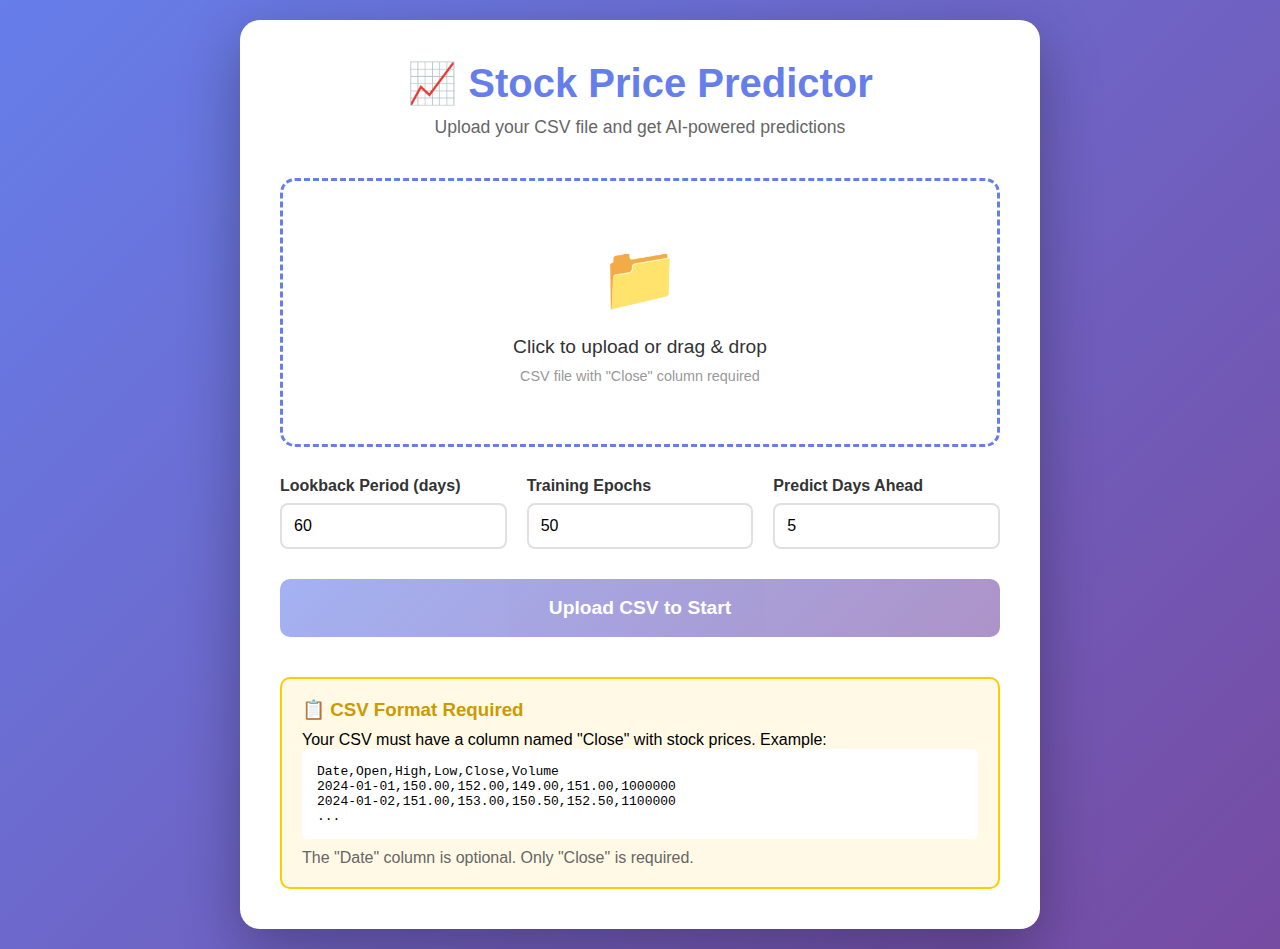
<file: templates/simple_index.html>
<!DOCTYPE html>
<html lang="en">
<head>
    <meta charset="UTF-8">
    <meta name="viewport" content="width=device-width, initial-scale=1.0">
    <title>Stock Price Prediction - Upload CSV</title>
    <style>
        * {
            margin: 0;
            padding: 0;
            box-sizing: border-box;
        }

        body {
            font-family: 'Segoe UI', Tahoma, Geneva, Verdana, sans-serif;
            background: linear-gradient(135deg, #667eea 0%, #764ba2 100%);
            min-height: 100vh;
            display: flex;
            align-items: center;
            justify-content: center;
            padding: 20px;
        }

        .container {
            background: white;
            border-radius: 20px;
            box-shadow: 0 20px 60px rgba(0,0,0,0.3);
            padding: 40px;
            max-width: 800px;
            width: 100%;
        }

        h1 {
            color: #667eea;
            text-align: center;
            margin-bottom: 10px;
            font-size: 2.5em;
        }

        .subtitle {
            text-align: center;
            color: #666;
            margin-bottom: 40px;
            font-size: 1.1em;
        }

        .upload-area {
            border: 3px dashed #667eea;
            border-radius: 15px;
            padding: 60px 20px;
            text-align: center;
            cursor: pointer;
            transition: all 0.3s;
            margin-bottom: 30px;
        }

        .upload-area:hover {
            background: #f8f9ff;
            border-color: #764ba2;
        }

        .upload-area.dragover {
            background: #f0f4ff;
            border-color: #667eea;
            transform: scale(1.02);
        }

        .upload-icon {
            font-size: 4em;
            margin-bottom: 20px;
        }

        .upload-text {
            font-size: 1.2em;
            color: #333;
            margin-bottom: 10px;
        }

        .upload-hint {
            color: #999;
            font-size: 0.9em;
        }

        input[type="file"] {
            display: none;
        }

        .file-name {
            background: #f0f4ff;
            padding: 15px;
            border-radius: 10px;
            margin-bottom: 20px;
            display: none;
            color: #667eea;
            font-weight: bold;
        }

        .settings {
            display: grid;
            grid-template-columns: repeat(auto-fit, minmax(200px, 1fr));
            gap: 20px;
            margin-bottom: 30px;
        }

        .setting-group {
            display: flex;
            flex-direction: column;
        }

        label {
            color: #333;
            font-weight: 600;
            margin-bottom: 8px;
        }

        input[type="number"] {
            padding: 12px;
            border: 2px solid #e0e0e0;
            border-radius: 8px;
            font-size: 1em;
            transition: border-color 0.3s;
        }

        input[type="number"]:focus {
            outline: none;
            border-color: #667eea;
        }

        .predict-btn {
            width: 100%;
            padding: 18px;
            background: linear-gradient(135deg, #667eea 0%, #764ba2 100%);
            color: white;
            border: none;
            border-radius: 10px;
            font-size: 1.2em;
            font-weight: bold;
            cursor: pointer;
            transition: transform 0.2s, box-shadow 0.2s;
            margin-bottom: 20px;
        }

        .predict-btn:hover:not(:disabled) {
            transform: translateY(-2px);
            box-shadow: 0 10px 30px rgba(102, 126, 234, 0.4);
        }

        .predict-btn:disabled {
            opacity: 0.6;
            cursor: not-allowed;
        }

        .loading {
            display: none;
            text-align: center;
            padding: 20px;
            color: #667eea;
        }

        .spinner {
            border: 4px solid #f3f3f3;
            border-top: 4px solid #667eea;
            border-radius: 50%;
            width: 50px;
            height: 50px;
            animation: spin 1s linear infinite;
            margin: 0 auto 20px;
        }

        @keyframes spin {
            0% { transform: rotate(0deg); }
            100% { transform: rotate(360deg); }
        }

        .results {
            display: none;
            background: #f8f9ff;
            border-radius: 15px;
            padding: 30px;
            margin-top: 30px;
        }

        .results h2 {
            color: #667eea;
            margin-bottom: 20px;
        }

        .metrics {
            display: grid;
            grid-template-columns: repeat(auto-fit, minmax(150px, 1fr));
            gap: 15px;
            margin-bottom: 20px;
        }

        .metric {
            background: white;
            padding: 15px;
            border-radius: 10px;
            text-align: center;
            box-shadow: 0 2px 10px rgba(0,0,0,0.1);
        }

        .metric-label {
            color: #999;
            font-size: 0.9em;
            margin-bottom: 5px;
        }

        .metric-value {
            color: #333;
            font-size: 1.5em;
            font-weight: bold;
        }

        .predictions-table {
            background: white;
            border-radius: 10px;
            padding: 20px;
            margin-top: 20px;
            max-height: 400px;
            overflow-y: auto;
        }

        table {
            width: 100%;
            border-collapse: collapse;
        }

        th, td {
            padding: 12px;
            text-align: left;
            border-bottom: 1px solid #e0e0e0;
        }

        th {
            background: #667eea;
            color: white;
            position: sticky;
            top: 0;
        }

        .error {
            display: none;
            background: #ffe0e0;
            color: #cc0000;
            padding: 20px;
            border-radius: 10px;
            margin-top: 20px;
            border-left: 5px solid #cc0000;
        }

        .csv-format {
            background: #fff9e6;
            border: 2px solid #ffcc00;
            border-radius: 10px;
            padding: 20px;
            margin-top: 20px;
        }

        .csv-format h3 {
            color: #cc9900;
            margin-bottom: 10px;
        }

        .csv-format pre {
            background: white;
            padding: 15px;
            border-radius: 5px;
            overflow-x: auto;
            font-family: monospace;
        }

        .future-predictions {
            background: linear-gradient(135deg, #11998e 0%, #38ef7d 100%);
            color: white;
            padding: 20px;
            border-radius: 10px;
            margin-top: 20px;
        }

        .future-predictions h3 {
            margin-bottom: 15px;
        }

        .future-list {
            display: grid;
            grid-template-columns: repeat(auto-fit, minmax(100px, 1fr));
            gap: 10px;
        }

        .future-item {
            background: rgba(255,255,255,0.2);
            padding: 10px;
            border-radius: 8px;
            text-align: center;
        }

        .future-day {
            font-size: 0.8em;
            opacity: 0.9;
        }

        .future-price {
            font-size: 1.3em;
            font-weight: bold;
            margin-top: 5px;
        }
    </style>
</head>
<body>
    <div class="container">
        <h1>📈 Stock Price Predictor</h1>
        <p class="subtitle">Upload your CSV file and get AI-powered predictions</p>

        <div class="upload-area" id="uploadArea">
            <div class="upload-icon">📁</div>
            <div class="upload-text">Click to upload or drag & drop</div>
            <div class="upload-hint">CSV file with "Close" column required</div>
            <input type="file" id="fileInput" accept=".csv">
        </div>

        <div class="file-name" id="fileName"></div>

        <div class="settings">
            <div class="setting-group">
                <label for="lookback">Lookback Period (days)</label>
                <input type="number" id="lookback" value="60" min="10" max="200">
            </div>
            <div class="setting-group">
                <label for="epochs">Training Epochs</label>
                <input type="number" id="epochs" value="50" min="10" max="200">
            </div>
            <div class="setting-group">
                <label for="daysAhead">Predict Days Ahead</label>
                <input type="number" id="daysAhead" value="5" min="1" max="30">
            </div>
        </div>

        <button class="predict-btn" id="predictBtn" disabled>
            Upload CSV to Start
        </button>

        <div class="loading" id="loading">
            <div class="spinner"></div>
            <div>Training model and generating predictions...</div>
            <div style="font-size: 0.9em; margin-top: 10px;">This may take 30-60 seconds</div>
        </div>

        <div class="error" id="error"></div>

        <div class="results" id="results">
            <h2>📊 Prediction Results</h2>
            
            <div class="metrics" id="metrics"></div>

            <div class="future-predictions" id="futurePredictions"></div>

            <div class="predictions-table">
                <h3 style="margin-bottom: 15px; color: #667eea;">Test Set Predictions</h3>
                <table>
                    <thead>
                        <tr>
                            <th>#</th>
                            <th>Actual Price</th>
                            <th>Predicted Price</th>
                            <th>Difference</th>
                        </tr>
                    </thead>
                    <tbody id="predictionsBody"></tbody>
                </table>
            </div>
        </div>

        <div class="csv-format">
            <h3>📋 CSV Format Required</h3>
            <p>Your CSV must have a column named "Close" with stock prices. Example:</p>
            <pre>Date,Open,High,Low,Close,Volume
2024-01-01,150.00,152.00,149.00,151.00,1000000
2024-01-02,151.00,153.00,150.50,152.50,1100000
...</pre>
            <p style="margin-top: 10px; color: #666;">The "Date" column is optional. Only "Close" is required.</p>
        </div>
    </div>

    <script>
        const uploadArea = document.getElementById('uploadArea');
        const fileInput = document.getElementById('fileInput');
        const fileName = document.getElementById('fileName');
        const predictBtn = document.getElementById('predictBtn');
        const loading = document.getElementById('loading');
        const results = document.getElementById('results');
        const error = document.getElementById('error');

        let selectedFile = null;

        // Click to upload
        uploadArea.addEventListener('click', () => fileInput.click());

        // File selection
        fileInput.addEventListener('change', (e) => {
            const file = e.target.files[0];
            if (file) {
                handleFile(file);
            }
        });

        // Drag and drop
        uploadArea.addEventListener('dragover', (e) => {
            e.preventDefault();
            uploadArea.classList.add('dragover');
        });

        uploadArea.addEventListener('dragleave', () => {
            uploadArea.classList.remove('dragover');
        });

        uploadArea.addEventListener('drop', (e) => {
            e.preventDefault();
            uploadArea.classList.remove('dragover');
            const file = e.dataTransfer.files[0];
            if (file) {
                handleFile(file);
            }
        });

        function handleFile(file) {
            if (!file.name.endsWith('.csv')) {
                showError('Please upload a CSV file');
                return;
            }

            selectedFile = file;
            fileName.textContent = `📄 ${file.name}`;
            fileName.style.display = 'block';
            predictBtn.disabled = false;
            predictBtn.textContent = 'Generate Predictions';
            hideError();
        }

        // Predict button
        predictBtn.addEventListener('click', async () => {
            if (!selectedFile) return;

            const formData = new FormData();
            formData.append('file', selectedFile);
            formData.append('lookback', document.getElementById('lookback').value);
            formData.append('epochs', document.getElementById('epochs').value);
            formData.append('days_ahead', document.getElementById('daysAhead').value);

            loading.style.display = 'block';
            results.style.display = 'none';
            hideError();
            predictBtn.disabled = true;

            try {
                const response = await fetch('/api/predict', {
                    method: 'POST',
                    body: formData
                });

                const data = await response.json();

                if (data.success) {
                    displayResults(data);
                } else {
                    showError(data.error || 'Unknown error occurred');
                }
            } catch (err) {
                showError(`Network error: ${err.message}`);
            } finally {
                loading.style.display = 'none';
                predictBtn.disabled = false;
            }
        });

        function displayResults(data) {
            results.style.display = 'block';

            // Display metrics
            const metricsHTML = `
                <div class="metric">
                    <div class="metric-label">MAPE</div>
                    <div class="metric-value">${data.metrics.MAPE.toFixed(2)}%</div>
                </div>
                <div class="metric">
                    <div class="metric-label">RMSE</div>
                    <div class="metric-value">$${data.metrics.RMSE.toFixed(2)}</div>
                </div>
                <div class="metric">
                    <div class="metric-label">MAE</div>
                    <div class="metric-value">$${data.metrics.MAE.toFixed(2)}</div>
                </div>
                <div class="metric">
                    <div class="metric-label">Data Points</div>
                    <div class="metric-value">${data.data_points}</div>
                </div>
            `;
            document.getElementById('metrics').innerHTML = metricsHTML;

            // Display future predictions
            const futureHTML = `
                <h3>🔮 Future Predictions (Next ${data.future_predictions.length} Days)</h3>
                <div class="future-list">
                    ${data.future_predictions.map((price, i) => `
                        <div class="future-item">
                            <div class="future-day">Day ${i + 1}</div>
                            <div class="future-price">$${price.toFixed(2)}</div>
                        </div>
                    `).join('')}
                </div>
            `;
            document.getElementById('futurePredictions').innerHTML = futureHTML;

            // Display predictions table
            const tableHTML = data.predictions.actual.map((actual, i) => {
                const predicted = data.predictions.predicted[i];
                const diff = predicted - actual;
                const diffClass = diff >= 0 ? 'positive' : 'negative';
                return `
                    <tr>
                        <td>${i + 1}</td>
                        <td>$${actual.toFixed(2)}</td>
                        <td>$${predicted.toFixed(2)}</td>
                        <td style="color: ${diff >= 0 ? 'green' : 'red'}">
                            ${diff >= 0 ? '+' : ''}$${diff.toFixed(2)}
                        </td>
                    </tr>
                `;
            }).join('');
            document.getElementById('predictionsBody').innerHTML = tableHTML;

            // Scroll to results
            results.scrollIntoView({ behavior: 'smooth', block: 'nearest' });
        }

        function showError(message) {
            error.textContent = `❌ Error: ${message}`;
            error.style.display = 'block';
            error.scrollIntoView({ behavior: 'smooth', block: 'nearest' });
        }

        function hideError() {
            error.style.display = 'none';
        }
    </script>
</body>
</html>
</file>
